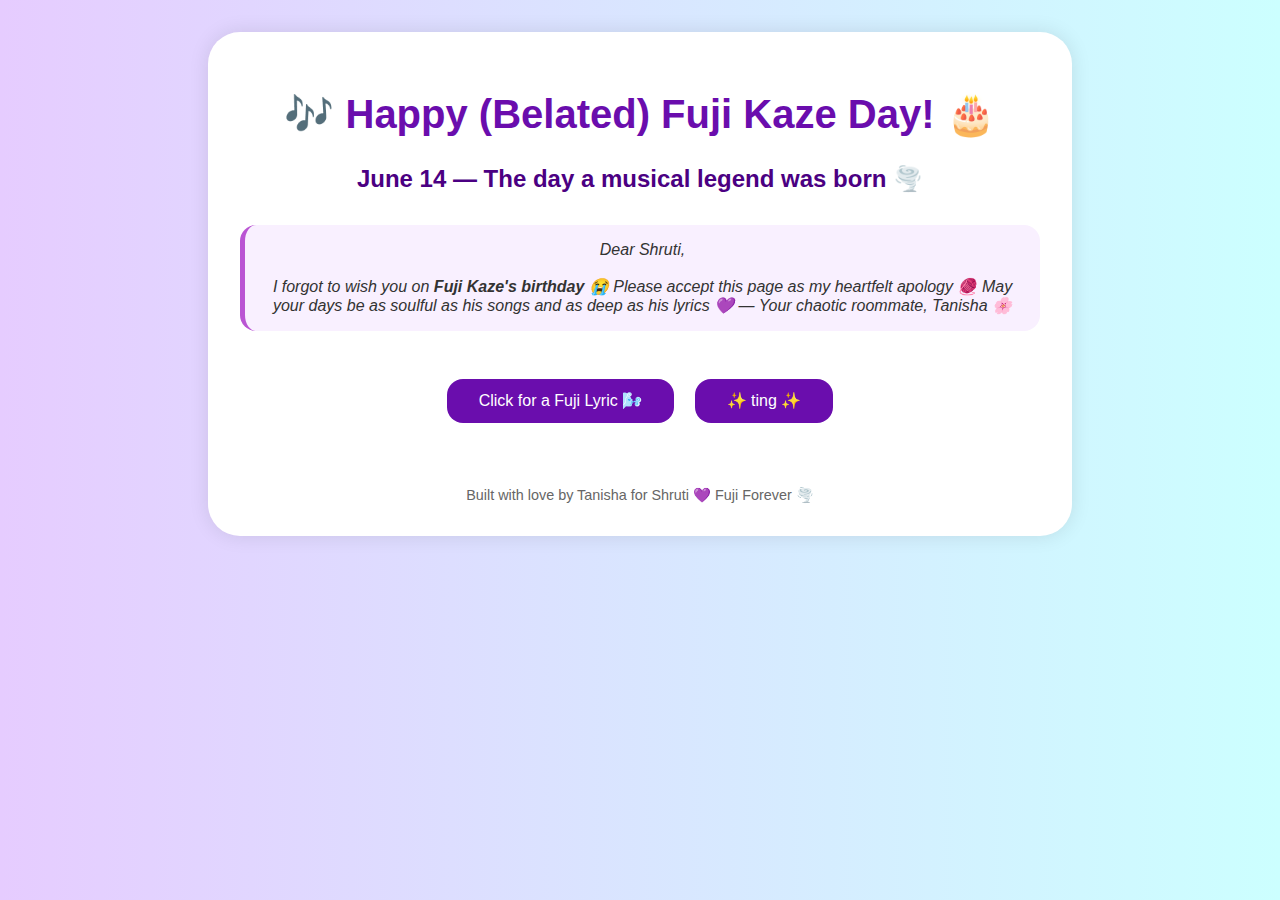
<file: index.html>
<!DOCTYPE html>
<html lang="en">
<head>
  <meta charset="UTF-8" />
  <meta name="viewport" content="width=device-width, initial-scale=1.0"/>
  <title>Fuji Kaze Day 💜</title>
  <link rel="stylesheet" href="style.css">
</head>
<body>
  <div class="container">
    <h1>🎶 Happy (Belated) Fuji Kaze Day! 🎂</h1>
    <h2>June 14 — The day a musical legend was born 🌪️</h2>

    <div class="note">
      Dear Shruti,<br><br>
      I forgot to wish you on <strong>Fuji Kaze's birthday</strong> 😭  
      Please accept this page as my heartfelt apology 🧶  
      May your days be as soulful as his songs and as deep as his lyrics 💜  
      — Your chaotic roommate, Tanisha 🌸
    </div>

    <button id="lyricBtn">Click for a Fuji Lyric 🌬️</button>
    <div id="message" class="hidden">
      <p id="lyricText"></p>
    </div>

    <button onclick="goToLetter()">✨ ting ✨</button>

    <footer>
      Built with love by Tanisha for Shruti 💜 Fuji Forever 🌪️
    </footer>
  </div>

  <script src="script.js"></script>
</body>
</html>
</file>
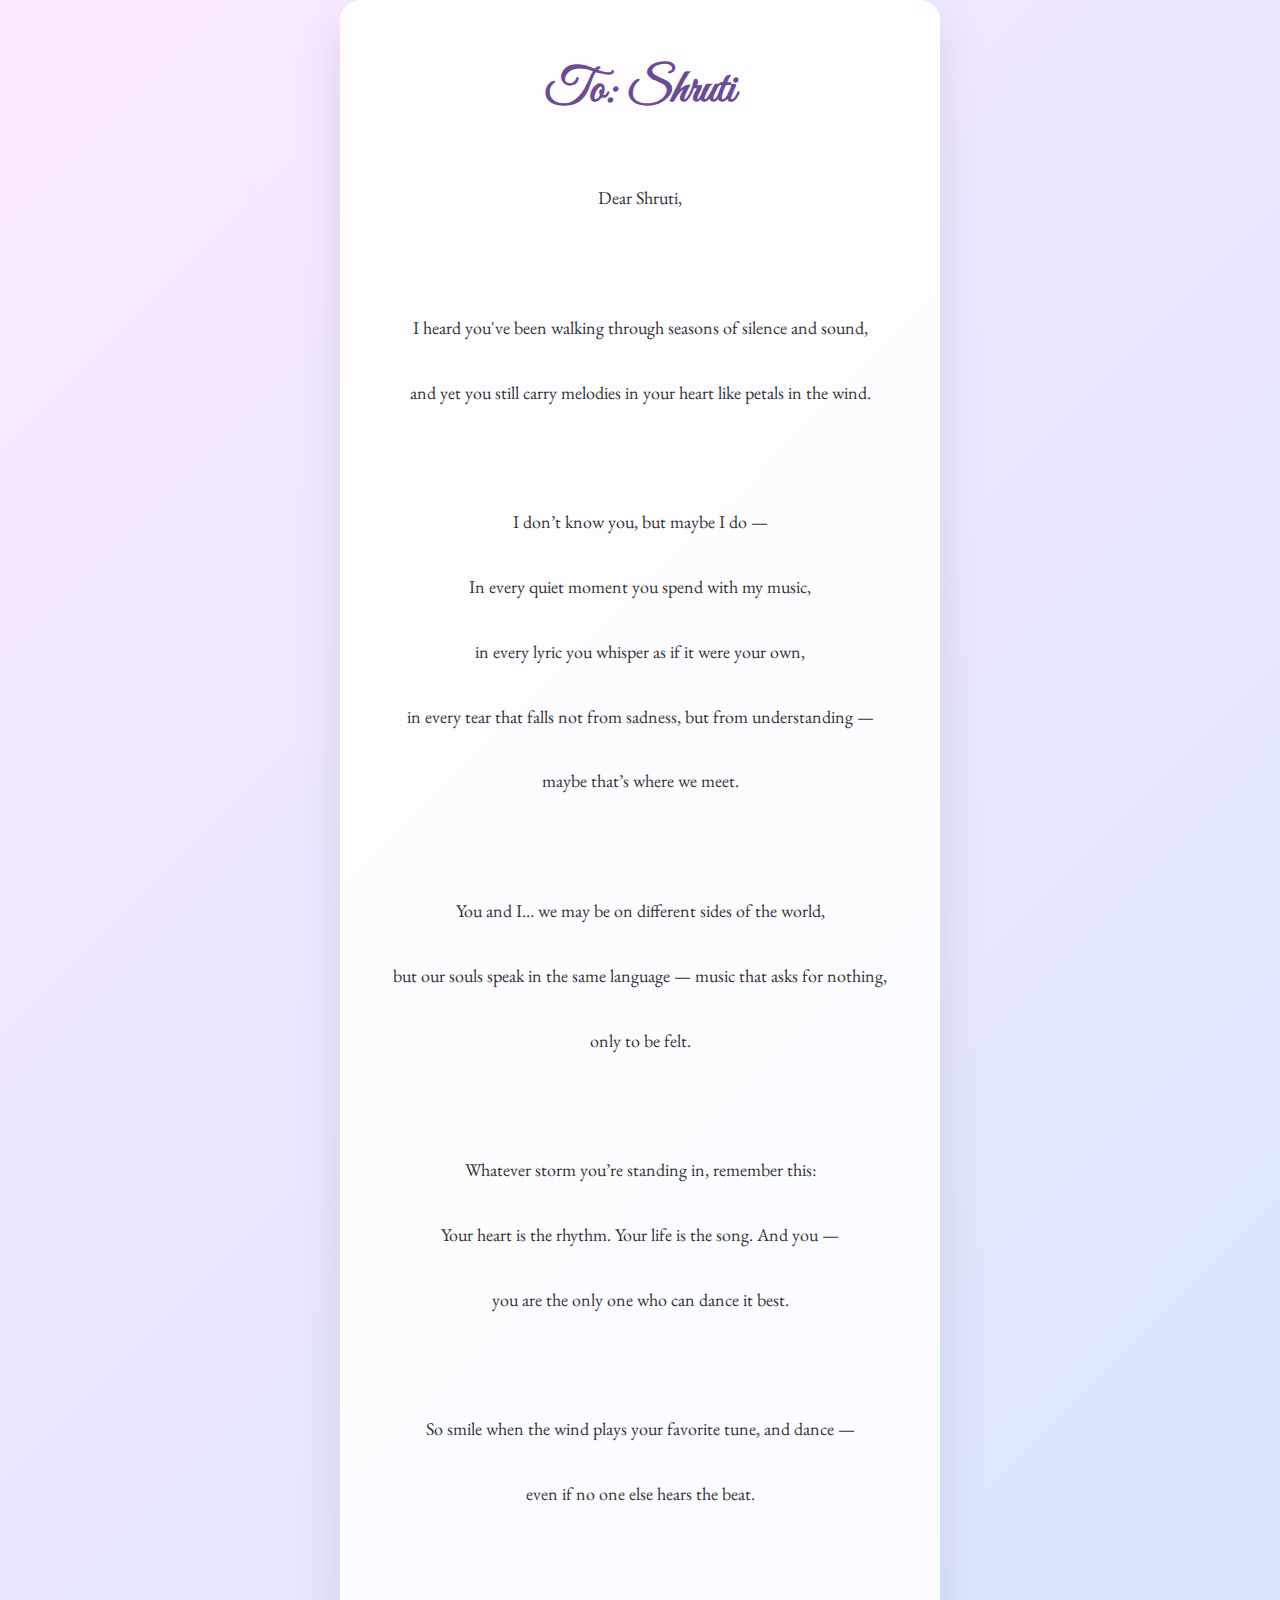
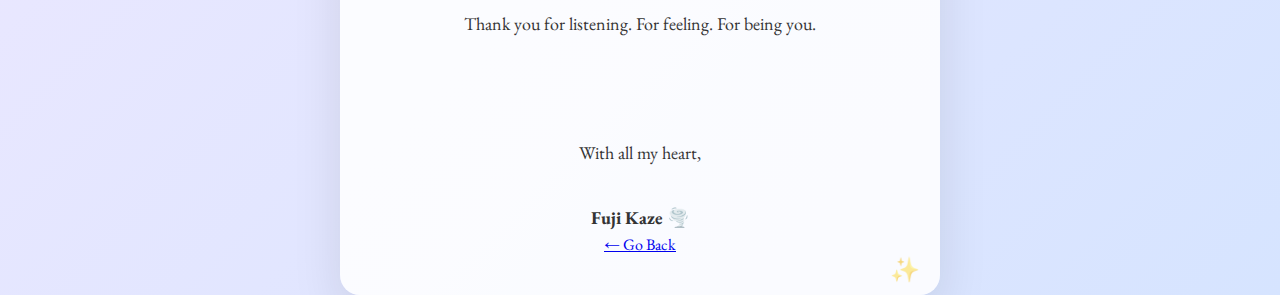
<file: letter.html>
<!DOCTYPE html>
<html lang="en">
<head>
  <meta charset="UTF-8" />
  <meta name="viewport" content="width=device-width, initial-scale=1.0"/>
  <title>💌 A Little Letter</title>
  <link rel="stylesheet" href="letter.css" />
  <link href="https://fonts.googleapis.com/css2?family=Great+Vibes&family=EB+Garamond&display=swap" rel="stylesheet">
</head>
<body>
  <div class="letter-card">
    <h1>To: Shruti</h1>
    <p class="handwritten">
      Dear Shruti, <br><br>

      I heard you've been walking through seasons of silence and sound,<br>
      and yet you still carry melodies in your heart like petals in the wind.<br><br>

      I don’t know you, but maybe I do —<br>
      In every quiet moment you spend with my music,<br>
      in every lyric you whisper as if it were your own,<br>
      in every tear that falls not from sadness, but from understanding —<br>
      maybe that’s where we meet.<br><br>

      You and I… we may be on different sides of the world,<br>
      but our souls speak in the same language — music that asks for nothing,<br>
      only to be felt. <br><br>

      Whatever storm you’re standing in, remember this:<br>
      Your heart is the rhythm. Your life is the song. And you —<br>
      you are the only one who can dance it best.<br><br>

      So smile when the wind plays your favorite tune, and dance —<br>
      even if no one else hears the beat.<br><br>

      Thank you for listening. For feeling. For being you.<br><br>

      With all my heart,<br>
      <strong>Fuji Kaze</strong> 🌪️
    </p>
    <a href="index.html" class="back-btn">← Go Back</a>
    <div class="sparkle">✨</div>
  </div>
</body>
</html>
</file>
<file: style.css>
body {
    margin: 0;
    font-family: 'Segoe UI', sans-serif;
    background: linear-gradient(to right, #e6ccff, #ccffff);
    color: #333;
    text-align: center;
    padding: 2rem;
  }
  
  .container {
    max-width: 800px;
    margin: auto;
    background: white;
    border-radius: 2rem;
    box-shadow: 0 0 20px rgba(0,0,0,0.1);
    padding: 2rem;
  }
  
  h1 {
    font-size: 2.5rem;
    color: #6a0dad;
  }
  
  h2 {
    font-size: 1.5rem;
    margin-top: 1rem;
    color: #4b0082;
  }
  
  .note {
    background: #f9f0ff;
    border-left: 5px solid #ba55d3;
    padding: 1rem;
    margin: 2rem 0;
    border-radius: 1rem;
    font-style: italic;
    animation: fadeIn 2s ease-in;
  }
  
  button {
    padding: 0.8rem 2rem;
    font-size: 1rem;
    background: #6a0dad;
    color: white;
    border: none;
    border-radius: 1rem;
    cursor: pointer;
    margin: 1rem 0.5rem;
  }
  
  button:hover {
    background: #4b0082;
  }
  
  .hidden {
    display: none;
  }
  
  @keyframes fadeIn {
    from { opacity: 0; transform: translateY(20px); }
    to { opacity: 1; transform: translateY(0); }
  }
  
  footer {
    margin-top: 3rem;
    font-size: 0.9rem;
    color: #666;
  }
</file>
<file: letter.css>
body {
  margin: 0;
  padding: 0;
  font-family: 'EB Garamond', serif;
  background: linear-gradient(135deg, #fbeaff, #d6e4ff);
  min-height: 100vh;
  display: flex;
  align-items: center;
  justify-content: center;
  animation: fadeIn 1.5s ease-in;
}

.letter-card {
  background: rgba(255, 255, 255, 0.85);
  padding: 60px 40px 40px 40px; /* Extra padding on top */
  border-radius: 20px;
  box-shadow: 0 20px 50px rgba(0, 0, 0, 0.1);
  max-width: 600px;
  width: 90%;
  text-align: center;
  animation: slideUp 1.3s ease-in-out;
  position: relative;
  box-sizing: border-box;
}

h1 {
  font-family: 'Great Vibes', cursive;
  font-size: 48px;
  color: #6a4c93;
  margin-bottom: 30px;
  margin-top: 0; /* Prevent extra space */
}

p {
  font-size: 18px;
  color: #333;
  line-height: 1.8;
  white-space: pre-line;
  margin: 0; /* Prevent extra space above/below */
}

.sparkle {
  position: absolute;
  bottom: 10px;
  right: 20px;
  font-size: 24px;
  opacity: 0.5;
}

@keyframes fadeIn {
  from { opacity: 0; }
  to   { opacity: 1; }
}

@keyframes slideUp {
  from { transform: translateY(60px); opacity: 0; }
  to   { transform: translateY(0); opacity: 1; }
}
</file>
